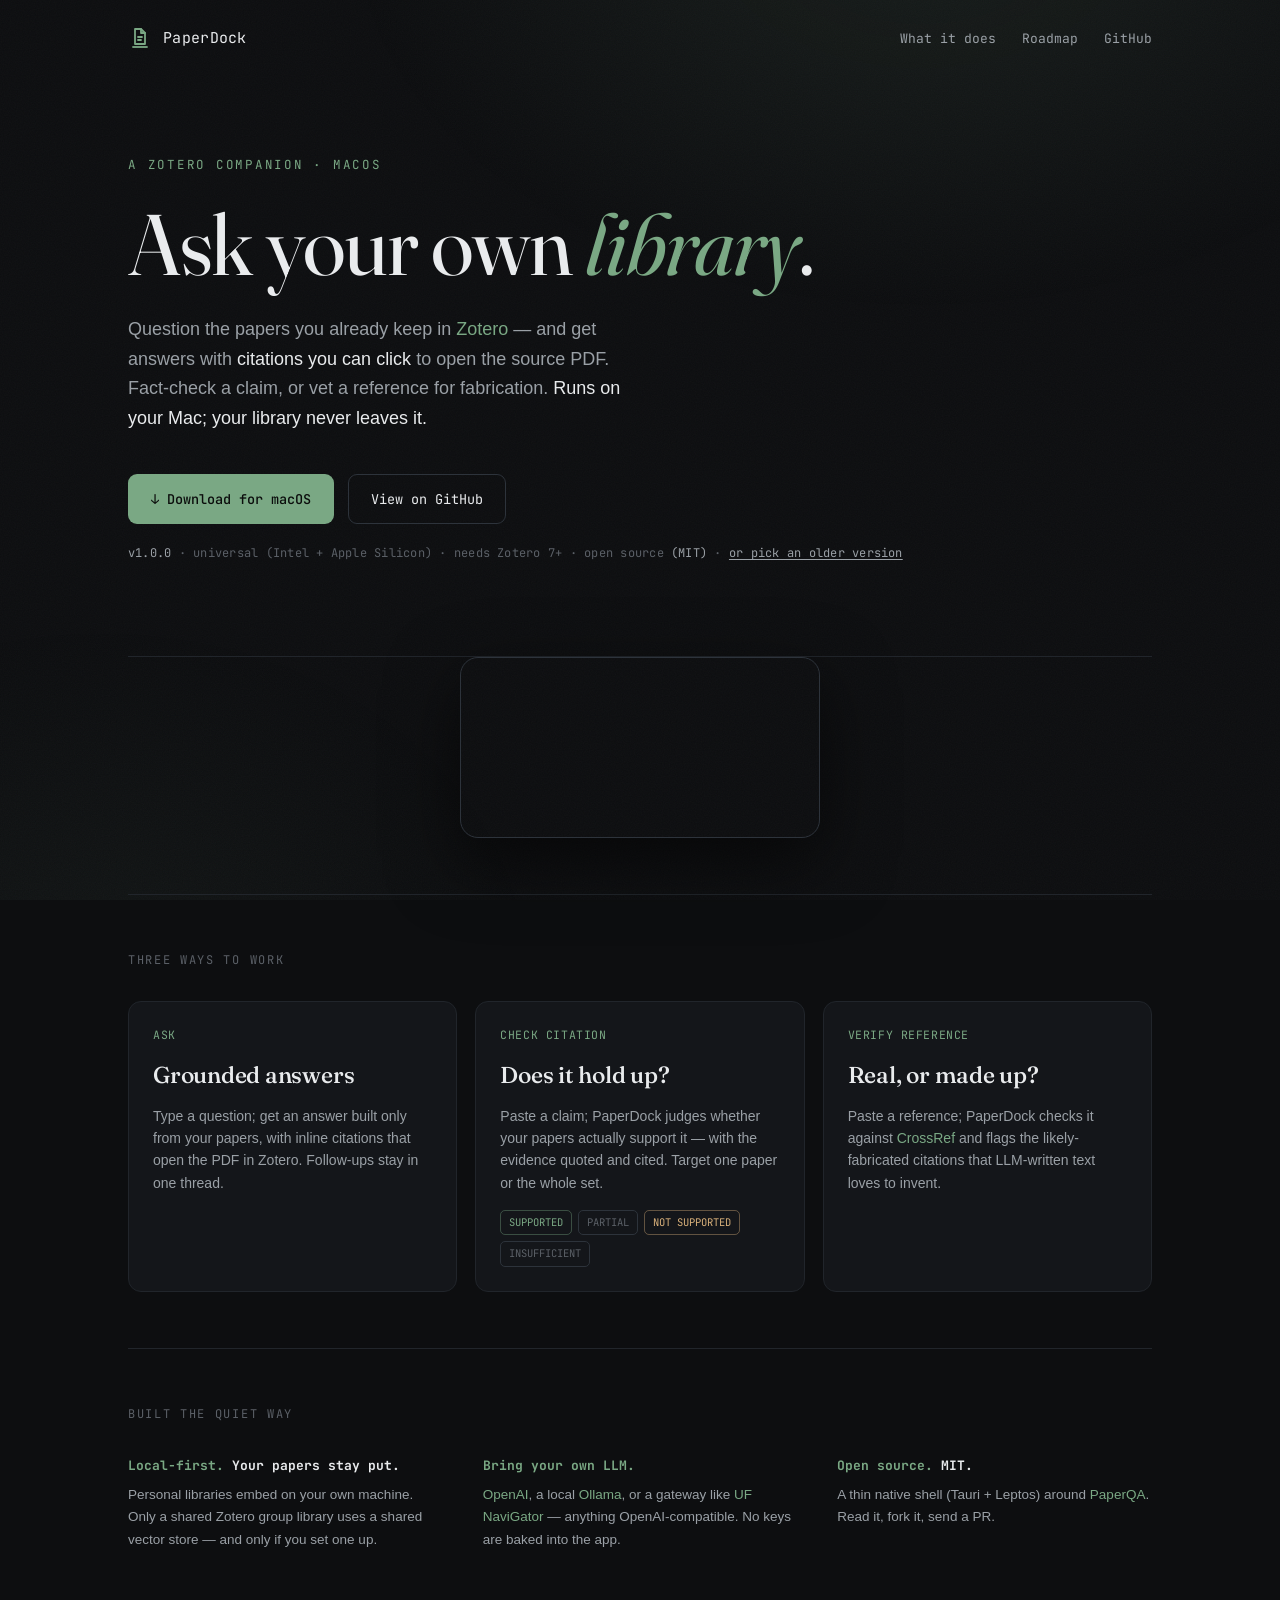
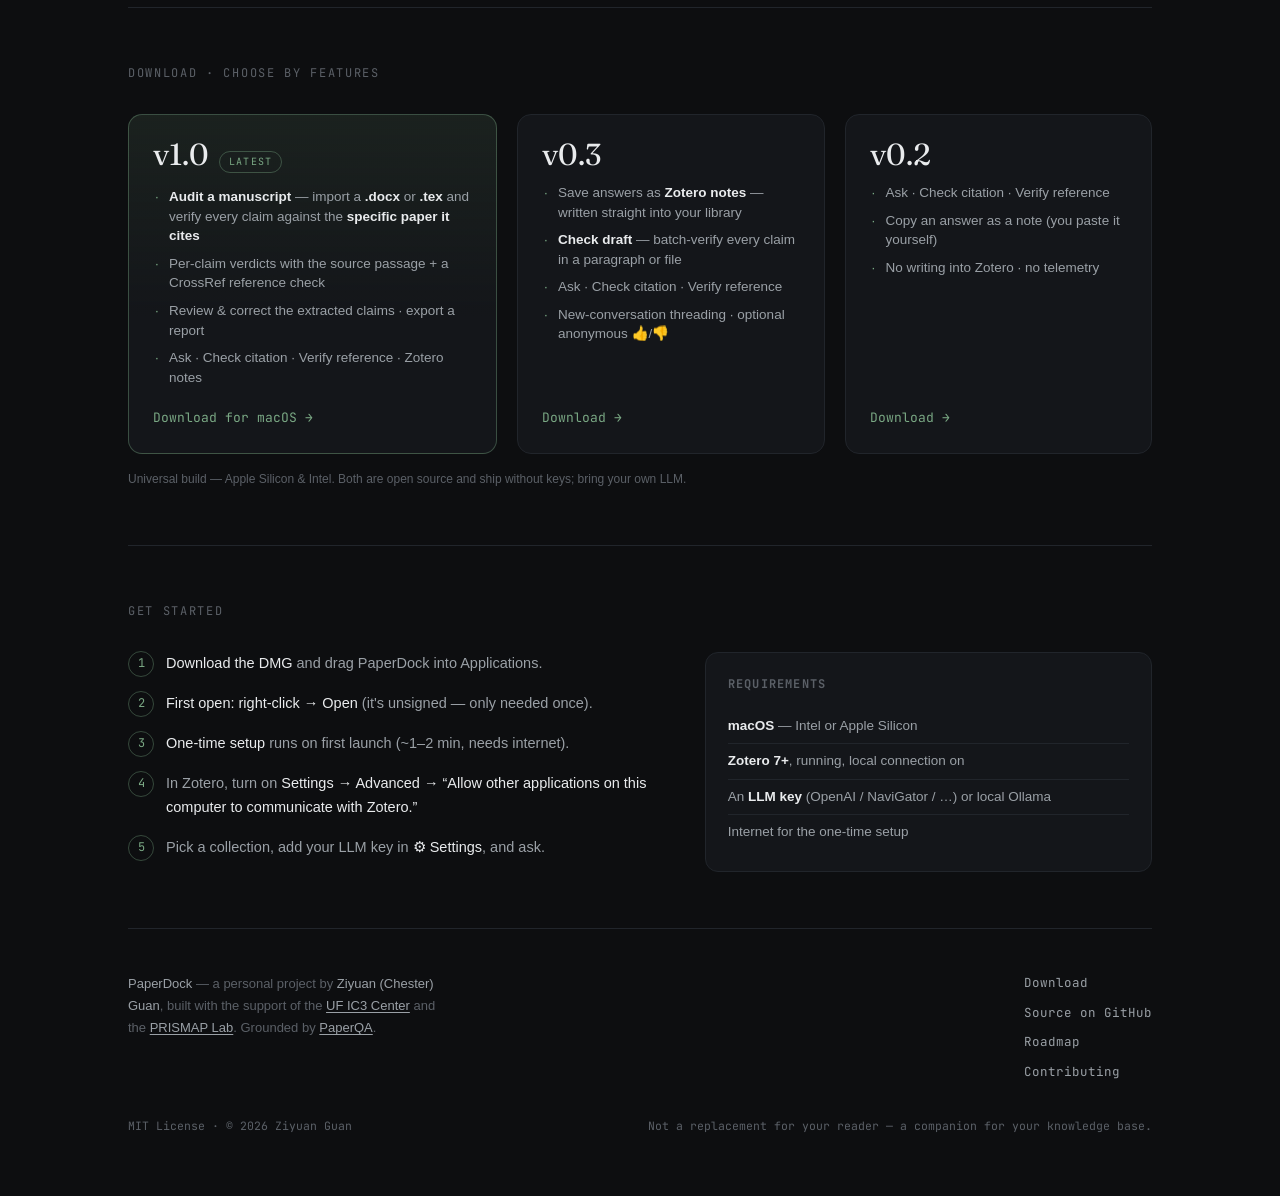
<file: docs/index.html>
<!doctype html>
<html lang="en">
<head>
<meta charset="utf-8">
<meta name="viewport" content="width=device-width, initial-scale=1">
<title>PaperDock — a Zotero companion</title>
<meta name="description" content="Ask, fact-check, and vet citations against your own Zotero library. Local-first, bring-your-own-LLM, open source (MIT).">
<link rel="preconnect" href="https://fonts.googleapis.com">
<link rel="preconnect" href="https://fonts.gstatic.com" crossorigin>
<link href="https://fonts.googleapis.com/css2?family=Fraunces:opsz,wght@9..144,400;9..144,500;9..144,600&family=JetBrains+Mono:wght@400;500&display=swap" rel="stylesheet">
<style>
  :root{
    --bg:#0d0e10; --raised:#14161a; --line:#21252b; --line-hi:#2d333b;
    --text:#e9ebed; --dim:#9aa0a6; --faint:#5b6067;
    --accent:#7aa884; --accent-soft:rgba(122,168,132,.13); --accent-line:rgba(122,168,132,.38);
    --warn:#d8b07a;
    --serif:"Fraunces",Georgia,serif; --mono:"JetBrains Mono",ui-monospace,Menlo,monospace;
    --sans:-apple-system,"SF Pro Text","Helvetica Neue",Arial,sans-serif;
  }
  *{box-sizing:border-box;margin:0;padding:0}
  html{scroll-behavior:smooth}
  body{
    background:var(--bg); color:var(--text); font-family:var(--sans);
    line-height:1.65; -webkit-font-smoothing:antialiased; overflow-x:hidden;
  }
  /* atmosphere: soft accent glow + fine grain */
  body::before{
    content:""; position:fixed; inset:0; z-index:-2; pointer-events:none;
    background:
      radial-gradient(60rem 40rem at 72% -8%, rgba(122,168,132,.10), transparent 60%),
      radial-gradient(50rem 40rem at 8% 108%, rgba(122,168,132,.05), transparent 55%);
  }
  body::after{
    content:""; position:fixed; inset:0; z-index:-1; pointer-events:none; opacity:.035;
    background-image:url("data:image/svg+xml,%3Csvg xmlns='http://www.w3.org/2000/svg' width='140' height='140'%3E%3Cfilter id='n'%3E%3CfeTurbulence type='fractalNoise' baseFrequency='.85' numOctaves='2'/%3E%3C/filter%3E%3Crect width='100%25' height='100%25' filter='url(%23n)'/%3E%3C/svg%3E");
  }
  a{color:inherit;text-decoration:none}
  .wrap{max-width:1080px;margin:0 auto;padding:0 28px}

  /* ---- nav ---- */
  nav{display:flex;align-items:center;justify-content:space-between;padding:26px 0}
  .brand{display:flex;align-items:center;gap:11px;font-family:var(--mono);font-size:15px;letter-spacing:.02em}
  .logo{width:24px;height:24px;color:var(--accent)}
  .logo .dock{color:var(--accent);opacity:.9}
  .nav-links{display:flex;gap:26px;font-family:var(--mono);font-size:13px;color:var(--dim)}
  .nav-links a{transition:color .18s} .nav-links a:hover{color:var(--text)}

  /* ---- hero ---- */
  .hero{padding:78px 0 92px;position:relative}
  .eyebrow{font-family:var(--mono);font-size:12.5px;letter-spacing:.14em;text-transform:uppercase;color:var(--accent);margin-bottom:26px}
  h1{font-family:var(--serif);font-weight:400;font-size:clamp(44px,7.4vw,86px);line-height:1.02;letter-spacing:-.015em;max-width:14ch}
  h1 em{font-style:italic;color:var(--accent)}
  .lede{margin-top:26px;max-width:52ch;font-size:18px;color:var(--dim)}
  .lede b{color:var(--text);font-weight:500}
  .cta{margin-top:40px;display:flex;flex-wrap:wrap;gap:14px;align-items:center}
  .btn{font-family:var(--mono);font-size:13.5px;padding:13px 22px;border-radius:9px;border:1px solid transparent;transition:transform .16s,background .18s,border-color .18s;display:inline-flex;gap:9px;align-items:center}
  .btn:hover{transform:translateY(-2px)}
  .btn-primary{background:var(--accent);color:#0b0d0c;font-weight:500}
  .btn-primary:hover{background:#8bb894}
  .btn-ghost{border-color:var(--line-hi);color:var(--text)}
  .btn-ghost:hover{border-color:var(--accent-line);background:var(--accent-soft)}
  .meta{margin-top:20px;font-family:var(--mono);font-size:12px;color:var(--faint);letter-spacing:.02em}
  .meta span{color:var(--dim)}

  /* staggered load */
  .rise{opacity:0;transform:translateY(14px);animation:rise .7s cubic-bezier(.2,.7,.2,1) forwards}
  @keyframes rise{to{opacity:1;transform:none}}
  .d1{animation-delay:.05s}.d2{animation-delay:.14s}.d3{animation-delay:.23s}.d4{animation-delay:.32s}.d5{animation-delay:.41s}
  @media (prefers-reduced-motion:reduce){.rise{animation:none;opacity:1;transform:none}}

  /* ---- section frame ---- */
  section{padding:56px 0;border-top:1px solid var(--line)}
  .sec-label{font-family:var(--mono);font-size:12px;letter-spacing:.14em;text-transform:uppercase;color:var(--faint);margin-bottom:30px}

  /* ---- modes ---- */
  .modes{display:grid;grid-template-columns:repeat(3,1fr);gap:18px}
  .mode{background:var(--raised);border:1px solid var(--line);border-radius:13px;padding:24px;transition:border-color .2s,transform .2s}
  .mode:hover{border-color:var(--accent-line);transform:translateY(-3px)}
  .mode .tag{font-family:var(--mono);font-size:11.5px;color:var(--accent);letter-spacing:.05em}
  .mode h3{font-family:var(--serif);font-weight:500;font-size:23px;margin:12px 0 10px;letter-spacing:-.01em}
  .mode p{font-size:14px;color:var(--dim);line-height:1.6}
  .verdicts{margin-top:16px;display:flex;flex-wrap:wrap;gap:6px}
  .chip{font-family:var(--mono);font-size:10.5px;padding:3px 8px;border-radius:5px;border:1px solid var(--line-hi);color:var(--faint)}
  .chip.ok{color:var(--accent);border-color:var(--accent-line)}
  .chip.warn{color:var(--warn);border-color:rgba(216,176,122,.4)}

  /* ---- principles ---- */
  .prin{display:grid;grid-template-columns:repeat(3,1fr);gap:40px}
  .prin div h4{font-family:var(--mono);font-size:13px;color:var(--text);margin-bottom:8px}
  .prin div p{font-size:13.5px;color:var(--dim)}
  .prin .k{color:var(--accent)}

  /* ---- install ---- */
  .install{display:grid;grid-template-columns:1.2fr 1fr;gap:40px;align-items:start}
  .steps{counter-reset:s;list-style:none;display:flex;flex-direction:column;gap:16px}
  .steps li{position:relative;padding-left:38px;font-size:14.5px;color:var(--dim)}
  .steps li b{color:var(--text);font-weight:500}
  .steps li::before{counter-increment:s;content:counter(s);position:absolute;left:0;top:-1px;width:24px;height:24px;border-radius:50%;border:1px solid var(--accent-line);color:var(--accent);font-family:var(--mono);font-size:12px;display:grid;place-items:center}
  .req{background:var(--raised);border:1px solid var(--line);border-radius:13px;padding:22px;font-size:13.5px;color:var(--dim)}
  .req h4{font-family:var(--mono);font-size:12px;letter-spacing:.1em;text-transform:uppercase;color:var(--faint);margin-bottom:14px}
  .req li{list-style:none;padding:6px 0;border-bottom:1px solid var(--line)}
  .req li:last-child{border:0} .req b{color:var(--text)}

  /* ---- footer ---- */
  footer{border-top:1px solid var(--line);padding:44px 0 60px;color:var(--faint);font-size:13px}
  .foot-grid{display:flex;justify-content:space-between;flex-wrap:wrap;gap:24px}
  .credit{max-width:44ch;line-height:1.7}
  .credit b{color:var(--dim);font-weight:500}
  .foot-links{display:flex;flex-direction:column;gap:9px;font-family:var(--mono);font-size:12.5px}
  .foot-links a{color:var(--dim);transition:color .18s}.foot-links a:hover{color:var(--accent)}
  .foot-bot{margin-top:34px;font-family:var(--mono);font-size:11.5px;display:flex;justify-content:space-between;flex-wrap:wrap;gap:10px}

  .downloads{display:grid;grid-template-columns:1.2fr 1fr 1fr;gap:20px;align-items:stretch}
  .dl{display:flex;flex-direction:column;padding:24px;border:1px solid var(--line);border-radius:14px;background:var(--raised);text-decoration:none;transition:border-color .18s,transform .18s}
  .dl:hover{border-color:var(--line-hi);transform:translateY(-2px)}
  .dl-primary{border-color:var(--accent-line);background:linear-gradient(180deg,var(--accent-soft),var(--raised) 60%)}
  .dl-primary:hover{border-color:var(--accent)}
  .dl-head{display:flex;align-items:baseline;gap:10px;margin-bottom:14px}
  .dl-v{font-family:var(--serif);font-size:1.9rem;color:var(--text);line-height:1}
  .dl-tag{font-family:var(--mono);font-size:10px;letter-spacing:.12em;text-transform:uppercase;color:var(--accent);border:1px solid var(--accent-line);border-radius:20px;padding:2px 9px}
  .dl-feat{list-style:none;padding:0;margin:0 0 20px;display:grid;gap:8px;font-size:13.5px;color:var(--dim);line-height:1.45}
  .dl-feat li{padding-left:16px;position:relative}
  .dl-feat li::before{content:"·";position:absolute;left:2px;color:var(--accent)}
  .dl-feat b{color:var(--text);font-weight:600}
  .dl-cta{margin-top:auto;font-family:var(--mono);font-size:13px;color:var(--accent)}
  @media (max-width:760px){
    .modes,.prin{grid-template-columns:1fr}
    .install,.downloads{grid-template-columns:1fr}
    .nav-links{display:none}
  }
</style>
</head>
<body>
<div class="wrap">

  <nav>
    <a class="brand" href="#top">
      <svg class="logo" viewBox="0 0 24 24" fill="none" stroke="currentColor" stroke-width="1.8" stroke-linecap="round" stroke-linejoin="round" aria-hidden="true">
        <path d="M7 3h6l4 4v11H7z"/><path d="M13 3v4h4"/>
        <line x1="10" y1="11" x2="14" y2="11"/><line x1="10" y1="14" x2="13" y2="14"/>
        <line class="dock" x1="5" y1="21" x2="19" y2="21"/>
      </svg>
      PaperDock
    </a>
    <div class="nav-links">
      <a href="#modes">What it does</a>
      <a href="https://github.com/Chesterguan/PaperDock/blob/main/ROADMAP.md">Roadmap</a>
      <a href="https://github.com/Chesterguan/PaperDock">GitHub</a>
    </div>
  </nav>

  <header class="hero" id="top">
    <div class="eyebrow rise d1">A Zotero companion · macOS</div>
    <h1 class="rise d2">Ask your own <em>library</em>.</h1>
    <p class="lede rise d3">
      Question the papers you already keep in <a href="https://www.zotero.org" style="color:var(--accent)">Zotero</a> — and get answers with
      <b>citations you can click</b> to open the source PDF. Fact-check a claim,
      or vet a reference for fabrication. <b>Runs on your Mac; your library never
      leaves it.</b>
    </p>
    <div class="cta rise d4">
      <a class="btn btn-primary" href="https://github.com/Chesterguan/PaperDock/releases/download/v1.0.0/PaperDock_1.0.0_universal.dmg">
        ↓ Download for macOS
      </a>
      <a class="btn btn-ghost" href="https://github.com/Chesterguan/PaperDock">View on GitHub</a>
    </div>
    <div class="meta rise d5">
      <span>v1.0.0</span> · universal (Intel + Apple&nbsp;Silicon) · needs Zotero&nbsp;7+ · open source <span>(MIT)</span>
      · <a href="#download" style="color:var(--dim);text-decoration:underline;text-underline-offset:2px">or pick an older version</a>
    </div>
  </header>

  <section id="demo" style="display:flex;justify-content:center;padding-top:0">
    <video src="demo.mp4" autoplay loop muted playsinline
      style="width:100%;max-width:360px;border:1px solid var(--line-hi);border-radius:18px;box-shadow:0 24px 70px rgba(0,0,0,.55)"></video>
  </section>

  <section id="modes">
    <div class="sec-label">Three ways to work</div>
    <div class="modes">
      <div class="mode">
        <div class="tag">ASK</div>
        <h3>Grounded answers</h3>
        <p>Type a question; get an answer built only from your papers, with inline
           citations that open the PDF in Zotero. Follow-ups stay in one thread.</p>
      </div>
      <div class="mode">
        <div class="tag">CHECK CITATION</div>
        <h3>Does it hold up?</h3>
        <p>Paste a claim; PaperDock judges whether your papers actually support it —
           with the evidence quoted and cited. Target one paper or the whole set.</p>
        <div class="verdicts">
          <span class="chip ok">SUPPORTED</span>
          <span class="chip">PARTIAL</span>
          <span class="chip warn">NOT SUPPORTED</span>
          <span class="chip">INSUFFICIENT</span>
        </div>
      </div>
      <div class="mode">
        <div class="tag">VERIFY REFERENCE</div>
        <h3>Real, or made up?</h3>
        <p>Paste a reference; PaperDock checks it against
           <a href="https://www.crossref.org" style="color:var(--accent)">CrossRef</a>
           and flags the likely-fabricated citations that LLM-written text loves to invent.</p>
      </div>
    </div>
  </section>

  <section>
    <div class="sec-label">Built the quiet way</div>
    <div class="prin">
      <div>
        <h4><span class="k">Local-first.</span> Your papers stay put.</h4>
        <p>Personal libraries embed on your own machine. Only a shared Zotero group
           library uses a shared vector store — and only if you set one up.</p>
      </div>
      <div>
        <h4><span class="k">Bring your own LLM.</span></h4>
        <p><a href="https://openai.com" style="color:var(--accent)">OpenAI</a>, a local
           <a href="https://ollama.com" style="color:var(--accent)">Ollama</a>, or a gateway like
           <a href="https://it.ufl.edu/ai/navigator-toolkit/" style="color:var(--accent)">UF NaviGator</a>
           — anything OpenAI-compatible. No keys are baked into the app.</p>
      </div>
      <div>
        <h4><span class="k">Open source.</span> MIT.</h4>
        <p>A thin native shell (Tauri + Leptos) around
           <a href="https://github.com/Future-House/paper-qa" style="color:var(--accent)">PaperQA</a>.
           Read it, fork it, send a PR.</p>
      </div>
    </div>
  </section>

  <section id="download">
    <div class="sec-label">Download · choose by features</div>
    <div class="downloads">
      <a class="dl dl-primary" href="https://github.com/Chesterguan/PaperDock/releases/download/v1.0.0/PaperDock_1.0.0_universal.dmg">
        <div class="dl-head"><span class="dl-v">v1.0</span><span class="dl-tag">latest</span></div>
        <ul class="dl-feat">
          <li><b>Audit a manuscript</b> — import a <b>.docx</b> or <b>.tex</b> and verify every claim against the <b>specific paper it cites</b></li>
          <li>Per-claim verdicts with the source passage + a CrossRef reference check</li>
          <li>Review &amp; correct the extracted claims · export a report</li>
          <li>Ask · Check citation · Verify reference · Zotero notes</li>
        </ul>
        <span class="dl-cta">Download for macOS →</span>
      </a>
      <a class="dl" href="https://github.com/Chesterguan/PaperDock/releases/download/v0.3.0/PaperDock_0.3.0_universal.dmg">
        <div class="dl-head"><span class="dl-v">v0.3</span></div>
        <ul class="dl-feat">
          <li>Save answers as <b>Zotero notes</b> — written straight into your library</li>
          <li><b>Check draft</b> — batch-verify every claim in a paragraph or file</li>
          <li>Ask · Check citation · Verify reference</li>
          <li>New-conversation threading · optional anonymous 👍/👎</li>
        </ul>
        <span class="dl-cta">Download →</span>
      </a>
      <a class="dl" href="https://github.com/Chesterguan/PaperDock/releases/download/v0.2.0/PaperDock_0.2.0_universal.dmg">
        <div class="dl-head"><span class="dl-v">v0.2</span></div>
        <ul class="dl-feat">
          <li>Ask · Check citation · Verify reference</li>
          <li>Copy an answer as a note (you paste it yourself)</li>
          <li>No writing into Zotero · no telemetry</li>
        </ul>
        <span class="dl-cta">Download →</span>
      </a>
    </div>
    <p style="color:var(--faint);font-size:12px;margin-top:16px">
      Universal build — Apple Silicon &amp; Intel. Both are open source and ship
      without keys; bring your own LLM.
    </p>
  </section>

  <section>
    <div class="sec-label">Get started</div>
    <div class="install">
      <ol class="steps">
        <li><b>Download the DMG</b> and drag PaperDock into Applications.</li>
        <li><b>First open: right-click → Open</b> (it's unsigned — only needed once).</li>
        <li><b>One-time setup</b> runs on first launch (~1–2 min, needs internet).</li>
        <li>In Zotero, turn on <b>Settings → Advanced → “Allow other applications
            on this computer to communicate with Zotero.”</b></li>
        <li>Pick a collection, add your LLM key in <b>⚙ Settings</b>, and ask.</li>
      </ol>
      <div class="req">
        <h4>Requirements</h4>
        <ul>
          <li><b>macOS</b> — Intel or Apple Silicon</li>
          <li><b>Zotero 7+</b>, running, local connection on</li>
          <li>An <b>LLM key</b> (OpenAI / NaviGator / …) or local Ollama</li>
          <li>Internet for the one-time setup</li>
        </ul>
      </div>
    </div>
  </section>

  <section id="feedback">
    <div class="sec-label">What researchers say</div>
    <p style="color:var(--dim);max-width:60ch;margin:0 0 26px;line-height:1.6">
      PaperDock can send an anonymous 👍/👎 after each answer — just a rating and
      your research field, never your papers or questions. Here's the live tally.
    </p>
    <div id="fb-stats" style="color:var(--dim)">Loading…</div>
  </section>
  <script>
    (async () => {
      const el = document.getElementById('fb-stats');
      try {
        const r = await fetch('https://paperdock-feedback.chesterfield199512.workers.dev/stats');
        const d = await r.json();
        if (!d || !d.total) { el.textContent = 'No feedback yet — be the first.'; return; }
        const pct = Math.round((d.up / d.total) * 100);
        const rows = Object.entries(d.byField)
          .sort((a, b) => (b[1].up + b[1].down) - (a[1].up + a[1].down))
          .map(([f, v]) => `<li style="display:flex;justify-content:space-between;border-bottom:1px solid var(--line);padding:7px 0"><span style="color:var(--text)">${f.replace(/[<>&]/g,'')}</span><span>${v.up} 👍 · ${v.down} 👎</span></li>`)
          .join('');
        el.innerHTML =
          `<div style="font-family:var(--serif);font-size:2.6rem;color:var(--accent);line-height:1">${pct}% helpful</div>` +
          `<div style="margin:8px 0 22px">${d.up} 👍 · ${d.down} 👎 · ${d.total} ratings</div>` +
          `<ul style="list-style:none;padding:0;margin:0;max-width:44ch;font-family:var(--mono);font-size:13px">${rows}</ul>`;
      } catch (e) { el.parentElement.style.display = 'none'; } // hide the section if unreachable
    })();
  </script>

  <footer>
    <div class="foot-grid">
      <p class="credit">
        <b>PaperDock</b> — a personal project by <b>Ziyuan (Chester) Guan</b>,
        built with the support of the
        <a href="https://ic3.center.ufl.edu/" style="color:var(--dim);text-decoration:underline;text-underline-offset:2px"><b>UF IC3 Center</b></a>
        and the
        <a href="https://prismap.medicine.ufl.edu/" style="color:var(--dim);text-decoration:underline;text-underline-offset:2px"><b>PRISMAP Lab</b></a>.
        Grounded by
        <a href="https://github.com/Future-House/paper-qa" style="color:var(--dim);text-decoration:underline;text-underline-offset:2px">PaperQA</a>.
      </p>
      <div class="foot-links">
        <a href="#download">Download</a>
        <a href="https://github.com/Chesterguan/PaperDock">Source on GitHub</a>
        <a href="https://github.com/Chesterguan/PaperDock/blob/main/ROADMAP.md">Roadmap</a>
        <a href="https://github.com/Chesterguan/PaperDock/blob/main/CONTRIBUTING.md">Contributing</a>
      </div>
    </div>
    <div class="foot-bot">
      <span>MIT License · © 2026 Ziyuan Guan</span>
      <span>Not a replacement for your reader — a companion for your knowledge base.</span>
    </div>
  </footer>

</div>
</body>
</html>
</file>
